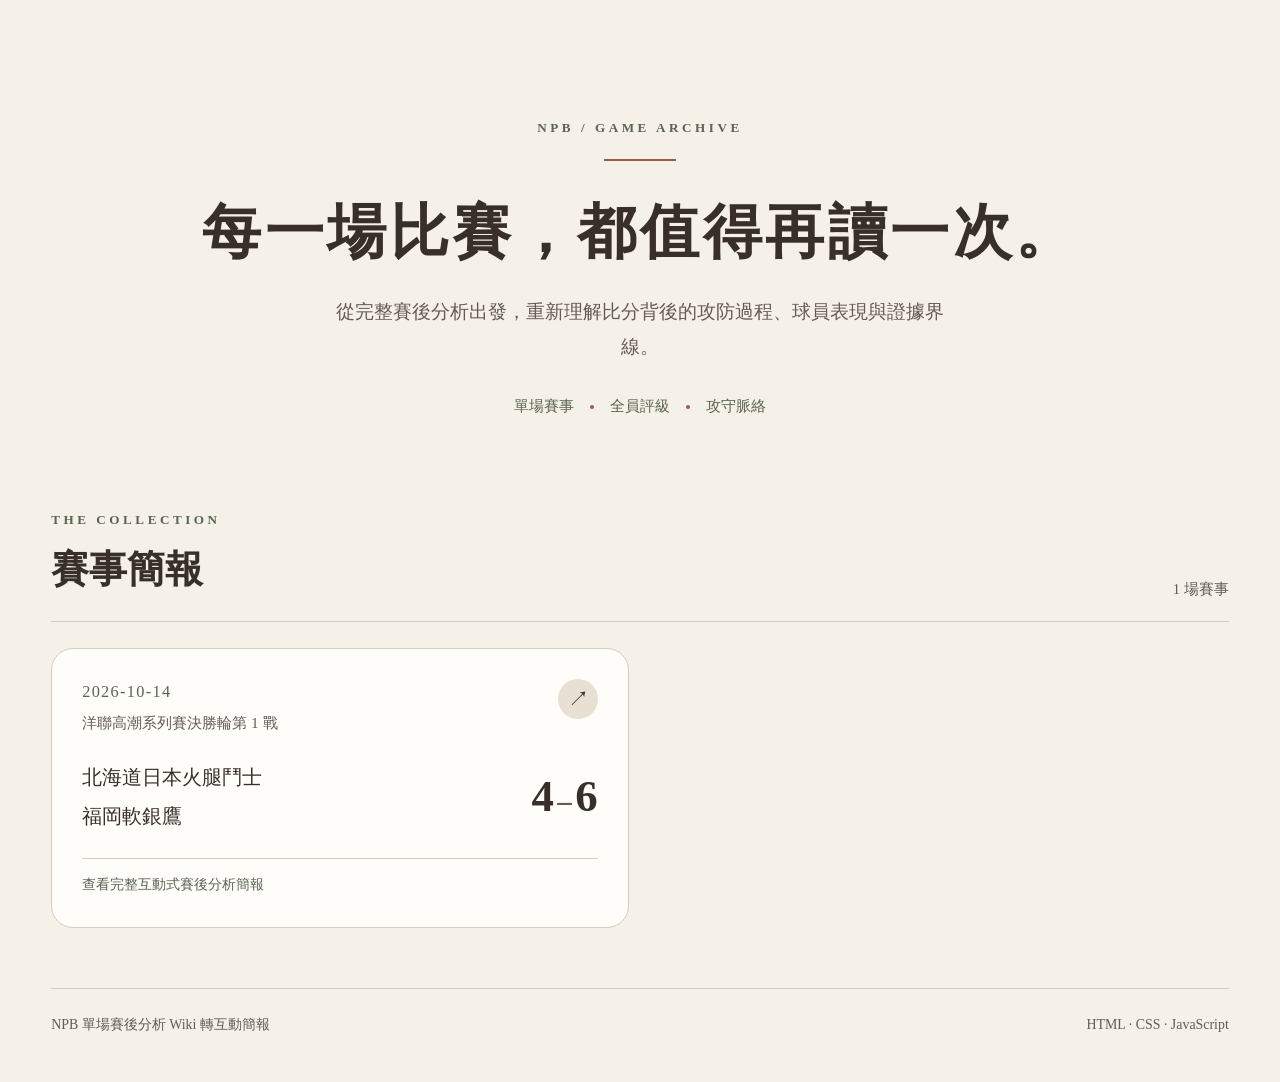
<file: docs/index.html>
<!doctype html>
<html lang="zh-TW">
<head>
  <meta charset="utf-8">
  <meta name="viewport" content="width=device-width, initial-scale=1">
  <meta name="theme-color" content="#F5F0E8">
  <meta name="description" content="日本職棒單場賽後分析的互動式網頁簡報索引。">
  <title>NPB Game Archive｜單場賽後分析</title>
  <link rel="stylesheet" href="css/site.css">
  <script src="js/home.js" defer></script>
</head>
<body class="home-page">
  <main class="home-shell">
    <header class="home-hero">
      <div class="eyebrow latin" lang="en">NPB / GAME ARCHIVE</div>
      <div class="hero-rule" aria-hidden="true"></div>
      <h1>每一場比賽，都值得再讀一次。</h1>
      <p class="hero-intro">從完整賽後分析出發，重新理解比分背後的攻防過程、球員表現與證據界線。</p>
      <div class="hero-meta" aria-label="網站內容類型">
        <span>單場賽事</span><span class="meta-dot" aria-hidden="true"></span><span>全員評級</span><span class="meta-dot" aria-hidden="true"></span><span>攻守脈絡</span>
      </div>
    </header>
    <section class="home-collection" aria-labelledby="archive-title">
      <div class="collection-head"><div><div class="eyebrow latin" lang="en">THE COLLECTION</div><h2 id="archive-title">賽事簡報</h2></div><p class="collection-count" id="count" aria-live="polite">資料載入中</p></div>
      <div class="game-grid" id="games"><p class="loading-message" role="status">正在載入賽事索引…</p></div>
    </section>
    <footer class="home-footer"><span>NPB 單場賽後分析 Wiki 轉互動簡報</span><span class="latin" lang="en">HTML · CSS · JavaScript</span></footer>
  </main>
</body>
</html>
</file>
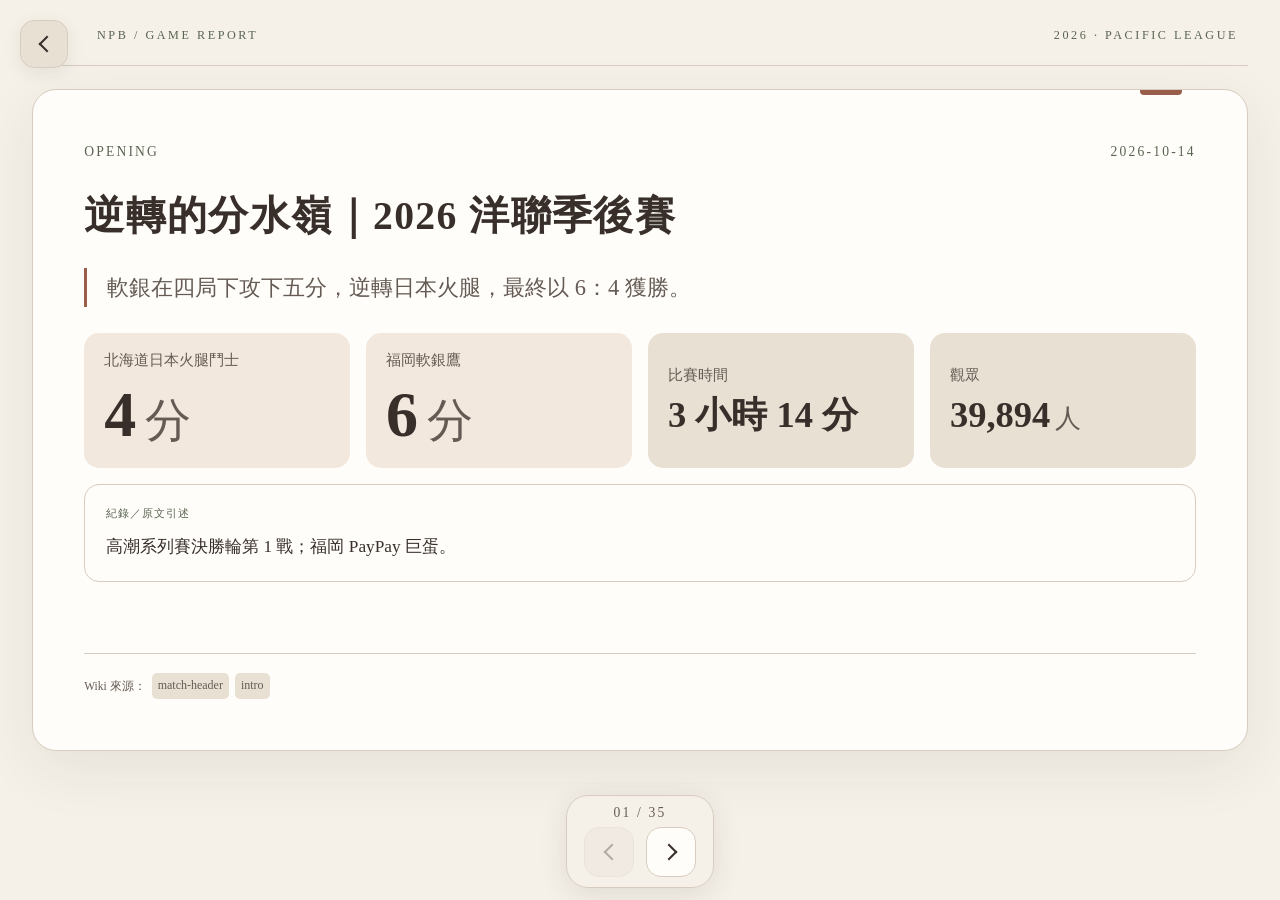
<file: docs/slides/2026-10-14-fighters-hawks/index.html>
<!doctype html>
<html lang="zh-TW">
<head>
  <meta charset="utf-8">
  <meta name="viewport" content="width=device-width, initial-scale=1, viewport-fit=cover">
  <meta name="theme-color" content="#F5F0E8">
  <title>日本火腿 vs. 軟銀｜NPB 賽後簡報</title>
  <link rel="stylesheet" href="../../css/site.css">
  <script src="../../js/deck.js" defer></script>
</head>
<body class="deck-page">
  <main class="deck-shell">
    <a class="home-back" href="../../index.html" aria-label="返回賽事首頁" title="返回賽事首頁"><span class="arrow arrow-left" aria-hidden="true"></span></a>
    <div class="deck-topline" aria-hidden="true"><span class="latin" lang="en">NPB / GAME REPORT</span><span class="latin" lang="en">2026 · PACIFIC LEAGUE</span></div>
    <section class="slide-panel layout-match-overview" id="slide" aria-labelledby="slide-title">
      <p class="loading-message" role="status">正在載入簡報…</p>
    </section>
  </main>
  <nav class="deck-navigation" aria-label="簡報翻頁">
    <div class="deck-counter latin" lang="en" id="slide-counter" role="status" aria-live="polite">— / —</div>
    <div class="deck-arrows">
      <button type="button" class="nav-arrow" id="prev" aria-label="上一頁" disabled><span class="arrow arrow-left" aria-hidden="true"></span></button>
      <button type="button" class="nav-arrow" id="next" aria-label="下一頁" disabled><span class="arrow arrow-right" aria-hidden="true"></span></button>
    </div>
  </nav>
</body>
</html>
</file>
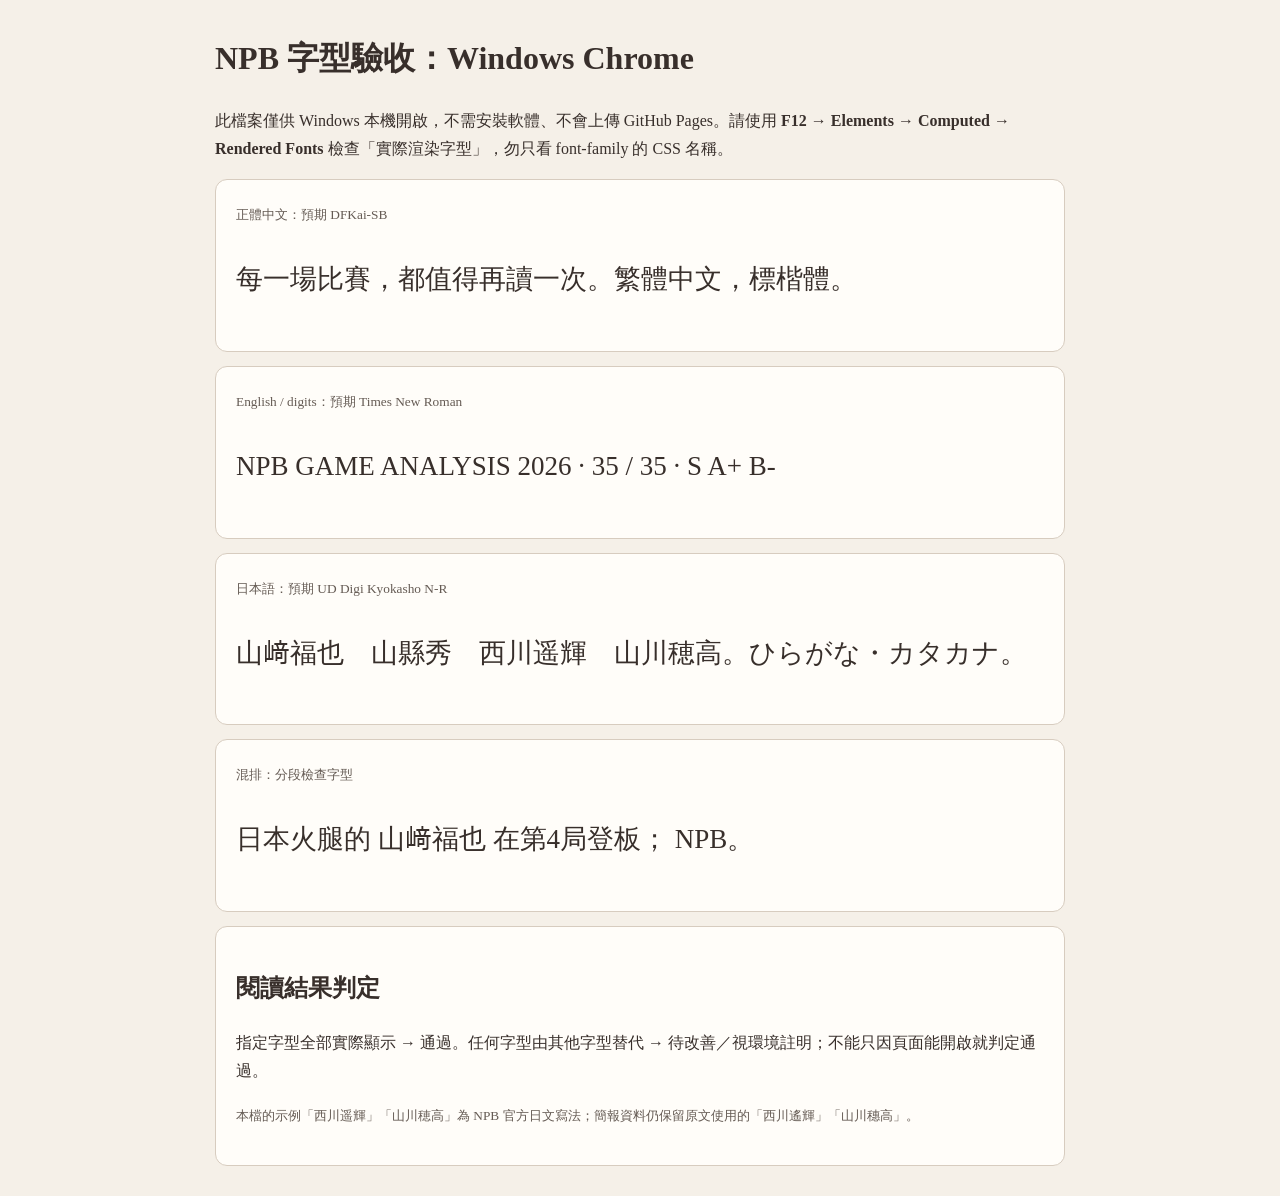
<file: tests/font-check.html>
<!doctype html>
<html lang="zh-TW">
<head>
<meta charset="utf-8">
<meta name="viewport" content="width=device-width, initial-scale=1">
<title>NPB 本機字型驗收頁（不部署）</title>
<style>
:root{--zh:"DFKai-SB","BiauKai",serif;--en:"Times New Roman",Times,serif;--ja:"UD Digi Kyokasho N-R","Yu Mincho",serif}
body{margin:30px auto;padding:0 24px;max-width:850px;background:#F5F0E8;color:#382F2B;line-height:1.75;font-family:var(--zh)}
section{padding:20px;margin:14px 0;background:#FFFDF9;border:1px solid #D7CCBF;border-radius:12px}
.sample{font-size:27px;font-weight:400;line-height:1.8;overflow-wrap:anywhere}
:lang(zh-TW){font-family:var(--zh)}:lang(en){font-family:var(--en)}:lang(ja){font-family:var(--ja)}
small{color:#655B54}code{font-family:monospace}
</style></head>
<body>
<h1>NPB 字型驗收：Windows Chrome</h1>
<p>此檔案僅供 Windows 本機開啟，不需安裝軟體、不會上傳 GitHub Pages。請使用 <strong>F12 → Elements → Computed → Rendered Fonts</strong> 檢查「實際渲染字型」，勿只看 font-family 的 CSS 名稱。</p>
<section><small>正體中文：預期 DFKai-SB</small><p class="sample" id="font-zh" lang="zh-TW">每一場比賽，都值得再讀一次。繁體中文，標楷體。</p></section>
<section><small>English / digits：預期 Times New Roman</small><p class="sample" id="font-en" lang="en">NPB GAME ANALYSIS 2026 · 35 / 35 · S A+ B-</p></section>
<section><small>日本語：預期 UD Digi Kyokasho N-R</small><p class="sample" id="font-ja" lang="ja">山﨑福也　山縣秀　西川遥輝　山川穂高。ひらがな・カタカナ。</p></section>
<section><small>混排：分段檢查字型</small><p class="sample" id="font-mixed"><span lang="zh-TW">日本火腿的</span> <span lang="ja">山﨑福也</span> <span lang="zh-TW">在第</span><span lang="en">4</span><span lang="zh-TW">局登板；</span> <span lang="en">NPB</span>。</p></section>
<section><h2>閱讀結果判定</h2><p>指定字型全部實際顯示 → 通過。任何字型由其他字型替代 → 待改善／視環境註明；不能只因頁面能開啟就判定通過。</p><p><small>本檔的示例「西川遥輝」「山川穂高」為 NPB 官方日文寫法；簡報資料仍保留原文使用的「西川遙輝」「山川穗高」。</small></p></section>
</body></html>
</file>
<file: docs/css/site.css>
:root {
  --paper:#F5F0E8;--card:#FFFDF9;--panel:#E9E0D4;--ink:#382F2B;--muted:#655B54;--brick:#995D49;--olive:#596452;--line:#D7CCBF;
  --grade-bg:#393432;--grade-s:#BBA15A;--grade-a:#E7A5BF;--grade-b:#E18C8C;--grade-c:#F2B567;--grade-d:#F2DA70;--grade-e:#C9D67E;
  --radius:22px;--shadow:0 18px 60px rgba(56,47,43,.075);--font-zh:"DFKai-SB","BiauKai",serif;--font-en:"Times New Roman",Times,serif;--font-ja:"UD Digi Kyokasho N-R","Yu Mincho",serif;
}
*{box-sizing:border-box}html{scroll-behavior:smooth}body{margin:0;background:var(--paper);color:var(--ink);font-family:var(--font-zh);line-height:1.65;-webkit-font-smoothing:antialiased}button,a{font:inherit}button{cursor:pointer}a{color:inherit;text-decoration:none}a:focus-visible,button:focus-visible{outline:3px solid var(--brick);outline-offset:4px}button:disabled{cursor:not-allowed;opacity:.42}p,h1,h2,h3,h4{margin:0}.latin,:lang(en),.number-run{font-family:var(--font-en)}:lang(ja){font-family:var(--font-ja)}:lang(zh-TW){font-family:var(--font-zh)}.eyebrow{font-size:.82rem;letter-spacing:.27em;text-transform:uppercase;color:var(--olive);font-weight:700}.home-shell{max-width:1350px;margin:0 auto;padding:0 clamp(22px,4vw,70px)}.home-hero{text-align:center;padding:clamp(86px,13vh,150px) 0 clamp(60px,10vh,120px);position:relative}.hero-rule{width:72px;height:2px;background:var(--brick);margin:20px auto 34px}.home-hero h1{font-size:clamp(2.05rem,4.6vw,4.3rem);line-height:1.3;letter-spacing:.06em;font-weight:700}.hero-intro{max-width:610px;margin:24px auto 0;color:var(--muted);font-size:clamp(1.06rem,1.5vw,1.24rem);line-height:1.8}.hero-meta{display:flex;gap:16px;align-items:center;justify-content:center;color:var(--olive);font-size:.94rem;margin-top:30px;flex-wrap:wrap}.meta-dot{height:4px;width:4px;border-radius:50%;background:var(--brick)}.home-collection{padding-bottom:60px}.collection-head{display:flex;justify-content:space-between;align-items:end;border-bottom:1px solid var(--line);padding-bottom:20px;margin-bottom:26px}.collection-head h2{font-size:clamp(1.7rem,3vw,2.4rem);margin-top:7px}.collection-count{color:var(--muted);font-size:.92rem}.game-grid{display:grid;grid-template-columns:repeat(2,minmax(0,1fr));gap:22px}.game-card{display:block;background:var(--card);border:1px solid var(--line);border-radius:var(--radius);padding:30px;min-height:260px;transition:transform .17s,border-color .17s,box-shadow .17s}.game-card:hover{transform:translateY(-3px);border-color:var(--brick);box-shadow:var(--shadow)}.game-header{display:flex;justify-content:space-between;gap:12px;align-items:start}.game-date{font-family:var(--font-en);letter-spacing:.08em;color:var(--olive);font-size:1.02rem}.game-arrow{height:40px;width:40px;background:var(--panel);border-radius:50%;display:grid;place-items:center;flex-shrink:0;font-size:1.3rem}.game-competition{font-size:.96rem;color:var(--muted);margin-top:4px}.game-match{display:grid;grid-template-columns:minmax(0,1fr) auto;gap:12px;padding-top:25px;align-items:center}.game-teams{display:grid;gap:6px;font-size:clamp(1.05rem,1.6vw,1.26rem)}.game-score{font-family:var(--font-en);font-size:clamp(2.2rem,3.5vw,3rem);font-weight:700;white-space:nowrap;letter-spacing:.01em}.game-score .colon{font-size:.65em;color:var(--muted);margin:0 .1em}.game-footer{margin-top:24px;padding-top:14px;border-top:1px solid var(--line);color:var(--olive);font-size:.9rem}.home-footer{display:flex;justify-content:space-between;gap:14px;border-top:1px solid var(--line);padding:25px 0 45px;color:var(--muted);font-size:.87rem}.loading-message,.error-message{padding:35px;color:var(--muted);border:1px dashed var(--line);border-radius:15px;background:var(--card);grid-column:1/-1}.error-message{color:var(--brick)}
/* Shared deck */
.deck-page{min-height:100vh;padding-bottom:145px}.deck-shell{width:min(1390px,calc(100% - clamp(22px,5vw,92px)));margin:0 auto;position:relative;padding-top:25px}.deck-topline{display:flex;justify-content:space-between;gap:25px;padding:0 10px 20px 65px;border-bottom:1px solid var(--line);color:var(--olive);font-size:.76rem;letter-spacing:.21em}.home-back{position:fixed;left:max(20px,calc((100vw - 1390px)/2 + 7px));top:20px;display:grid;place-items:center;width:48px;height:48px;background:var(--panel);border:1px solid var(--line);border-radius:14px;z-index:30;box-shadow:0 5px 18px rgba(56,47,43,.08)}.home-back:hover,.nav-arrow:hover:not(:disabled){border-color:var(--brick);background:#E4D6C8}.arrow{display:inline-block;width:12px;height:12px;border-top:2px solid currentColor;border-right:2px solid currentColor}.arrow-left{transform:rotate(-135deg);margin-left:5px}.arrow-right{transform:rotate(45deg);margin-right:5px}.slide-panel{background:var(--card);border:1px solid var(--line);border-radius:24px;box-shadow:var(--shadow);margin:23px auto 0;min-height:min(730px,calc((100vw - 8vw) * .5625));padding:clamp(24px,4vw,60px);display:flex;flex-direction:column;gap:26px;position:relative;overflow:visible}.slide-panel::before{content:"";position:absolute;top:0;right:65px;width:42px;height:5px;background:var(--brick);border-radius:0 0 4px 4px}.slide-kicker{display:flex;justify-content:space-between;gap:12px;align-items:center;color:var(--olive);font-size:.85rem;font-family:var(--font-en);text-transform:uppercase;letter-spacing:.16em}.slide-title{font-size:clamp(1.65rem,3.1vw,3.2rem);line-height:1.32;letter-spacing:.035em;max-width:1130px;outline:none}.slide-message{font-size:clamp(1.12rem,1.75vw,1.48rem);color:var(--muted);line-height:1.75;padding-left:20px;border-left:3px solid var(--brick);max-width:1110px}.slide-body{display:grid;gap:16px;align-content:start;grid-template-columns:repeat(12,minmax(0,1fr))}.slide-body>*{grid-column:span 12;min-width:0}.layout-comparison .slide-body .stat-card,.layout-match-overview .slide-body .stat-card{grid-column:span 3}.layout-player-analysis .slide-body .player-card{grid-column:span 6}.layout-comparison .slide-body .player-card{grid-column:span 6}.layout-key-play .slide-body .evidence-card,.layout-summary .slide-body .evidence-card{grid-column:span 6}.layout-sources .slide-body .evidence-card{grid-column:span 6}.layout-roster-overview .slide-body .evidence-card{grid-column:span 12}.layout-roster-overview .slide-body .roster-grid{grid-column:span 12}.layout-game-timeline .slide-body .event-card{grid-column:span 6}.layout-match-overview .slide-body .evidence-card{grid-column:span 12}.layout-game-timeline .slide-body .evidence-card{grid-column:span 12}.stat-card{background:var(--panel);border-radius:15px;padding:18px 20px;display:flex;flex-direction:column;gap:9px;justify-content:center}.stat-label{font-size:.92rem;color:var(--muted);line-height:1.35}.stat-value{font-family:var(--font-en);font-size:clamp(1.65rem,2.85vw,2.8rem);font-weight:700;line-height:1.1;overflow-wrap:anywhere}.stat-unit{font-size:.72em;margin-left:.2em;font-family:var(--font-zh);font-weight:400;color:var(--muted)}.layout-match-overview .stat-card:nth-child(1),.layout-match-overview .stat-card:nth-child(2){background:#F3E8DD}.layout-match-overview .stat-card:nth-child(1) .stat-value,.layout-match-overview .stat-card:nth-child(2) .stat-value{font-size:clamp(2.5rem,5vw,4.7rem)}.evidence-card,.player-card,.event-card{border:1px solid var(--line);border-radius:15px;padding:19px 21px;background:var(--card);min-width:0}.evidence-card{position:relative}.evidence-kind{font-family:var(--font-en);font-size:.7rem;letter-spacing:.08em;color:var(--olive);text-transform:uppercase;margin-bottom:9px;display:block}.evidence-card p,.event-card p,.player-summary{font-size:clamp(1rem,1.35vw,1.14rem);line-height:1.72;overflow-wrap:anywhere}.kind-uncertainty{background:#F7F0E8;border-color:#D7BDA8}.kind-analysis_inference{border-left:3px solid var(--olive)}.player-card{display:flex;flex-direction:column;gap:12px}.player-head{display:flex;align-items:center;gap:13px;min-width:0}.player-name{font-size:clamp(1.13rem,1.6vw,1.55rem);font-weight:700;line-height:1.3;overflow-wrap:anywhere}.player-role{color:var(--muted);font-size:.82rem}.player-meta{display:flex;align-items:center;gap:11px;flex-wrap:wrap}.player-meta-note{color:var(--muted);font-size:.87rem}.player-summary{color:var(--ink)}.rating-badge{width:47px;height:47px;min-width:47px;flex:none;aspect-ratio:1;border-radius:50%;background:var(--grade-bg);display:inline-flex;align-items:center;justify-content:center;position:relative;font-family:var(--font-en);font-size:1.38rem;font-weight:700;line-height:1;vertical-align:middle;border:1px solid rgba(255,255,255,.16)}.rating-badge .sign{font-size:.67em;align-self:center;margin-top:-.22em}.rating-S{background:var(--grade-s);color:#fff;-webkit-text-stroke:.55px var(--ink);text-shadow:0 1px 1px var(--ink);border:1px solid #8D7137}.rating-A{color:var(--grade-a)}.rating-B{color:var(--grade-b)}.rating-C{color:var(--grade-c)}.rating-D{color:var(--grade-d)}.rating-E{color:var(--grade-e)}.additional-rating{display:flex;align-items:center;gap:7px;font-size:.92rem}.additional-rating .rating-badge{width:32px;height:32px;min-width:32px;font-size:1rem}.roster-grid{display:grid;grid-template-columns:repeat(2,minmax(0,1fr));gap:10px}.roster-item{border:1px solid var(--line);border-radius:13px;padding:12px 14px;display:flex;align-items:center;gap:11px;background:var(--card);min-width:0}.roster-item .rating-badge{width:39px;height:39px;min-width:39px;font-size:1.17rem}.roster-info{min-width:0;flex:1}.roster-name{font-size:1.04rem;font-weight:700;line-height:1.3;overflow-wrap:anywhere}.roster-note{font-size:.83rem;color:var(--muted);line-height:1.35;margin-top:3px}.roster-role{font-size:.73rem;color:var(--olive);white-space:nowrap;align-self:flex-start}.roster-extended{font-size:.8rem;color:var(--muted);padding-top:3px}.event-card{display:flex;gap:16px;align-items:start;position:relative}.event-pin{width:43px;min-width:43px;height:43px;border-radius:14px;background:var(--panel);display:grid;place-items:center;color:var(--brick);font-family:var(--font-en);font-size:1.35rem;font-weight:700}.event-content{flex:1}.event-heading{font-weight:700;font-size:.95rem;color:var(--olive);margin-bottom:5px}.event-score{font-size:.86rem;font-family:var(--font-en);color:var(--brick);margin-top:8px}.chart-card{background:#FBF8F3;border:1px solid var(--line);border-radius:17px;padding:22px}.chart-heading{font-size:1.05rem;font-weight:700;margin-bottom:10px}.chart-legend{display:flex;align-items:center;gap:20px;flex-wrap:wrap;font-size:.9rem;color:var(--muted)}.legend-item{display:flex;align-items:center;gap:7px}.legend-swatch{display:inline-block;width:13px;height:13px;border-radius:3px}.chart-card svg{display:block;width:100%;height:auto;max-height:295px;margin-top:10px}.chart-card svg text{font-family:var(--font-en);fill:var(--ink);font-size:13px}.chart-card svg .grid-line{stroke:var(--line);stroke-width:1}.chart-card svg .axis{stroke:#A69C90;stroke-width:1}.slide-caveats{border-top:1px solid var(--line);padding-top:15px;display:grid;gap:7px;color:var(--muted);font-size:.83rem;margin-top:auto}.caveat-label{color:var(--olive);font-size:.75rem;font-family:var(--font-en);letter-spacing:.13em;text-transform:uppercase}.slide-caveats p{overflow-wrap:anywhere}.slide-source{display:flex;flex-wrap:wrap;gap:6px;align-items:center;color:var(--muted);font-size:.72rem;margin-top:4px}.source-id{font-family:var(--font-en);font-size:.75rem;border-radius:5px;background:var(--panel);padding:3px 6px}.deck-navigation{position:fixed;bottom:calc(12px + env(safe-area-inset-bottom,0px));left:50%;transform:translateX(-50%);z-index:40;display:flex;align-items:center;flex-direction:column;gap:7px;padding:10px 17px;background:rgba(245,240,232,.95);border:1px solid var(--line);box-shadow:0 6px 28px rgba(56,47,43,.11);border-radius:22px;backdrop-filter:blur(8px)}.deck-counter{font-size:.85rem;line-height:1;letter-spacing:.16em;color:var(--muted)}.deck-arrows{display:flex;gap:12px}.nav-arrow{display:grid;place-items:center;width:50px;height:50px;border:1px solid var(--line);border-radius:15px;background:var(--card);color:var(--ink)}.nav-arrow:disabled{opacity:.35;background:var(--panel)}
@media(min-width:1150px){.layout-roster-overview .roster-grid{grid-template-columns:repeat(3,minmax(0,1fr))}.layout-roster-overview .slide-body .evidence-card{padding:12px 17px}.layout-roster-overview .slide-body .evidence-card p{font-size:.98rem}.layout-roster-overview .slide-body{gap:14px}}
@media(max-width:850px){.game-grid{grid-template-columns:1fr}.deck-topline{font-size:.66rem;padding-left:60px}.slide-panel{padding:27px;min-height:auto}.layout-comparison .slide-body .stat-card,.layout-match-overview .slide-body .stat-card{grid-column:span 6}.layout-key-play .slide-body .evidence-card,.layout-summary .slide-body .evidence-card,.layout-sources .slide-body .evidence-card{grid-column:span 12}.layout-player-analysis .slide-body .player-card,.layout-comparison .slide-body .player-card{grid-column:span 12}.layout-game-timeline .slide-body .event-card{grid-column:span 12}.roster-grid{grid-template-columns:1fr 1fr}.home-back{left:15px;top:17px}}
@media(max-width:560px){.home-hero{padding-top:82px}.home-hero h1{font-size:2rem}.hero-meta{gap:10px}.collection-head{gap:20px}.home-footer{flex-direction:column}.game-card{padding:24px}.game-match{grid-template-columns:1fr auto}.game-teams{font-size:1.04rem}.game-score{font-size:2.05rem}.deck-shell{width:calc(100% - 24px);padding-top:17px}.deck-topline{padding-left:56px;padding-bottom:17px;letter-spacing:.09em;font-size:.54rem}.deck-topline span:last-child{display:none}.home-back{width:46px;height:46px;top:9px;left:12px}.slide-panel{margin-top:15px;padding:23px 19px;border-radius:18px;gap:18px}.slide-title{font-size:clamp(1.5rem,6.5vw,2.15rem)}.slide-message{padding-left:12px;font-size:1.03rem}.roster-grid{grid-template-columns:1fr}.slide-body{gap:11px}.layout-match-overview .slide-body .stat-card{grid-column:span 6}.layout-comparison .slide-body .stat-card{grid-column:span 6}.stat-card{padding:16px 13px}.stat-value{font-size:1.65rem}.layout-match-overview .stat-card:nth-child(1) .stat-value,.layout-match-overview .stat-card:nth-child(2) .stat-value{font-size:2.7rem}.stat-label{font-size:.84rem}.evidence-card,.event-card,.player-card{padding:14px}.player-summary,.evidence-card p,.event-card p{font-size:1rem}.deck-page{padding-bottom:150px}.deck-navigation{bottom:calc(10px + env(safe-area-inset-bottom,0px));padding:8px 14px}.nav-arrow{width:49px;height:49px}.slide-panel::before{right:23px}.chart-card{padding:12px}.chart-card svg{max-height:210px}}
@media(prefers-reduced-motion:reduce){*,*:before,*:after{scroll-behavior:auto!important;transition:none!important}}

/* v1.2: semantic inning-by-inning scoreboard, with local horizontal scroll on narrow viewports. */
.score-table-card{grid-column:span 12;background:#FBF8F3;border:1px solid var(--line);border-radius:17px;padding:20px;min-width:0}
.score-table-scroll{max-width:100%;overflow-x:auto;overscroll-behavior-x:contain;border-radius:10px;scrollbar-width:thin}
.score-table-scroll:focus-visible{outline:3px solid var(--brick);outline-offset:3px}
.score-table{border-collapse:separate;border-spacing:0;width:100%;min-width:690px;text-align:center;line-height:1.5;font-size:clamp(.92rem,1.2vw,1.1rem);border:1px solid var(--line);border-radius:10px;overflow:hidden;background:var(--card)}
.score-table-caption{caption-side:top;text-align:left;font-size:1.05rem;font-weight:700;color:var(--ink);padding:0 0 12px;background:#FBF8F3}
.score-table th,.score-table td{padding:12px 9px;border-bottom:1px solid var(--line);min-width:45px}
.score-table tr:last-child th,.score-table tr:last-child td{border-bottom:0}
.score-table thead th{background:var(--panel);color:var(--ink);font-weight:700}
.score-table thead th:not(:first-child),.score-table-number{font-family:var(--font-en);font-variant-numeric:tabular-nums}
.score-table .score-table-team{text-align:left;min-width:110px;padding-left:15px;white-space:nowrap;font-weight:700;font-family:var(--font-zh)}
.score-table .score-table-total{background:#F3E8DD;font-weight:700;color:var(--ink)}
.score-table-note{color:var(--muted);font-size:.9rem;margin:13px 0 0;line-height:1.6}
@media(max-width:560px){.score-table-card{padding:14px}.score-table{min-width:690px}.score-table th,.score-table td{padding:11px 8px}.score-table-note{font-size:.82rem}}
</file>
